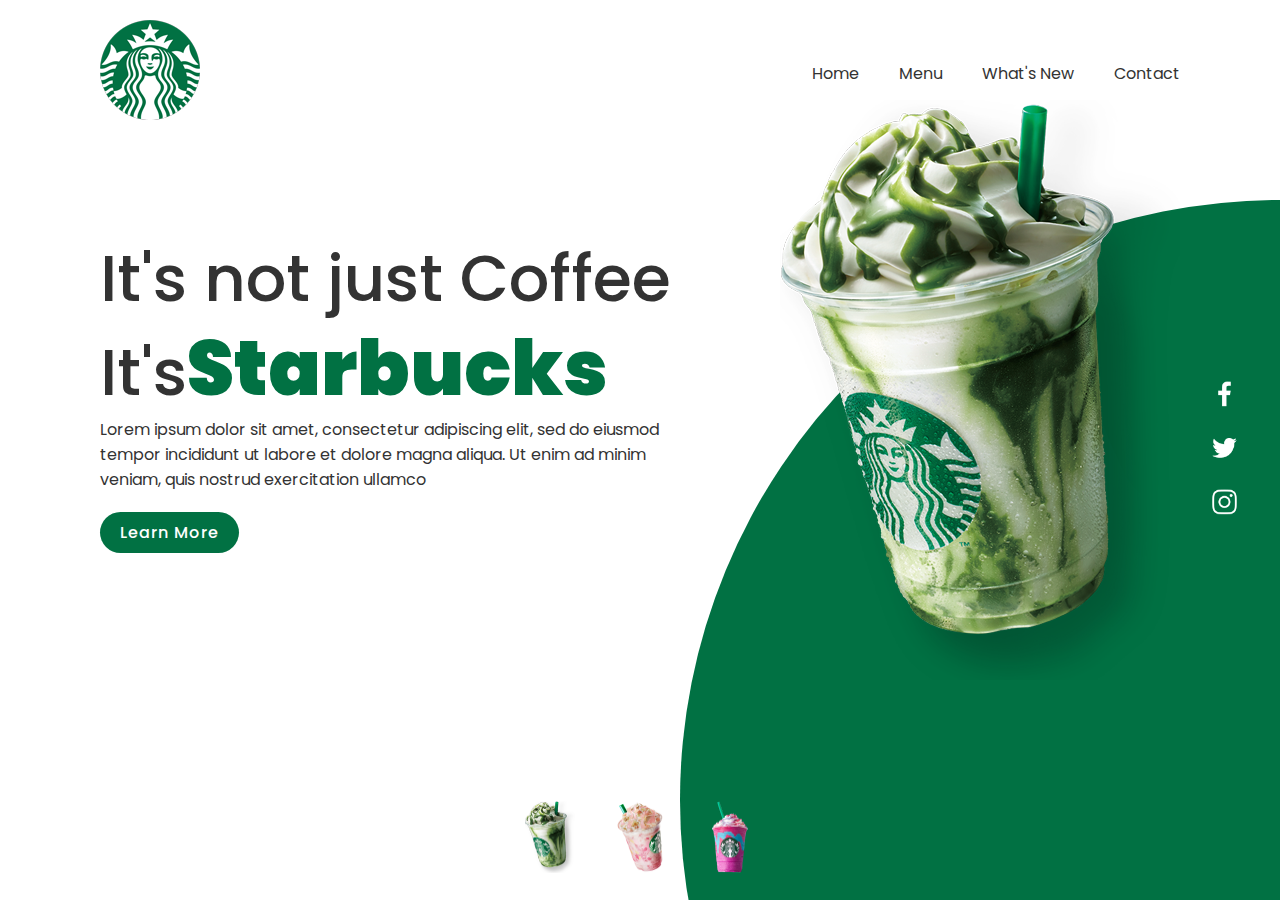
<file: task 2 landing page/index.html>
<!DOCTYPE html>
<html lang="en">
    <head>
        <meta charset="UTF-8">
        <title>Starbucks Website Landing Page</title>
        <link rel="stylesheet" href="style.css">

    </head>
    <body>
        <section>
            <div class="circle"></div>
            <header>
                <a href="#" class="logo"><img src="logo.png"> </a>
                <ul>
                    <li><a href="#">Home</a> </li>
                    <li><a href="#">Menu</a> </li>
                    <li><a href="#">What's New</a> </li>
                    <li><a href="#">Contact</a> </li>
                </ul>
            </header>
            <div class="content">
                <div class="textBox">
                    <h2>It's not just Coffee<br>It's<span>Starbucks</span></h2>
                    <p>
                        Lorem ipsum dolor sit amet, consectetur adipiscing elit, sed do eiusmod tempor incididunt ut labore et dolore magna aliqua. Ut enim ad minim veniam, quis nostrud exercitation ullamco
                    </p>
                    <a href="#">Learn More</a>
                    </div>
                    <div class="imgbox">
                        <img src="img1.png" class="starbucks">
                </div>
            </div>
            <ul class="thumb">
                <li><img src="thumb1.png" onclick="imgSlider('img1.png');changeCircleColor('#017143')"></li>
                <li><img src="thumb2.jpg" onclick="imgSlider('img2.jpg');changeCircleColor('#eb7495')"></li>
                <li><img src="thumb3.png" onclick="imgSlider('img3.png');changeCircleColor('#d752b1')"></li>
            </ul>
            <ul class="sci">
                <li><a href="#"><img src="facebook.png"></a></li>
                <li><a href="#"><img src="twitter.png"></a></li>
                <li><a href="#"><img src="instagram.png"></a></li>
            </ul>
        </section>

        <script type="text/javascript">
            function imgSlider(anything){
                document.querySelector('.starbucks').src =anything;
            }
            function changeCircleColor(color){
                const circle = document.querySelector('.circle');
                circle.style.background = color;
            }
        </script>

    </body></html>
</file>
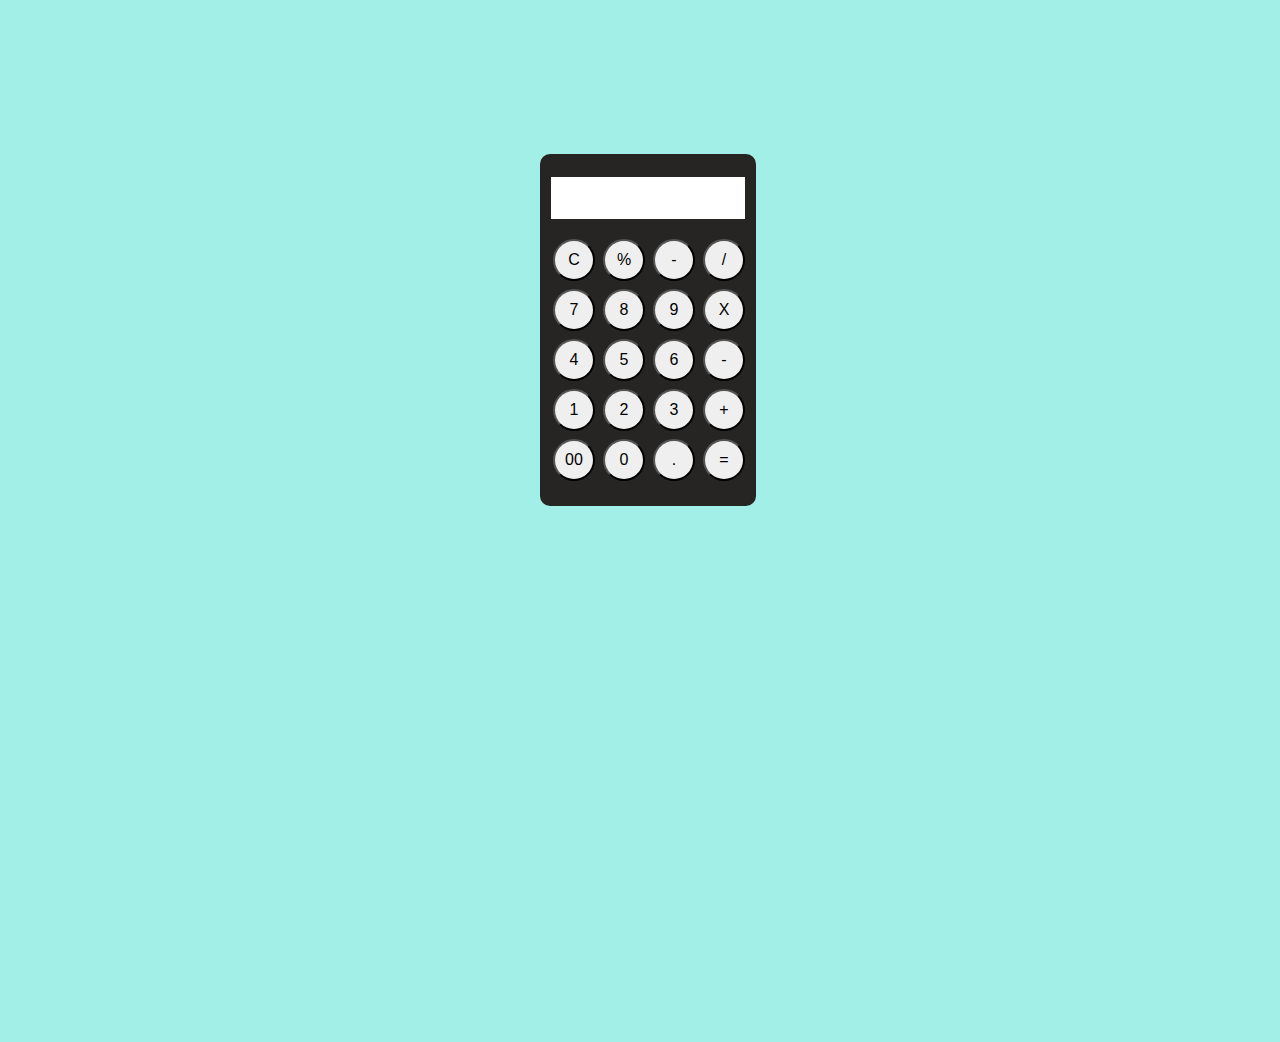
<file: task 3 calculator/index.html>
<!DOCTYPE html>
<html lang="en">
<head>
    <meta charset="UTF-8">
    <meta http-equiv="X-UA-Compatible" content="IE=edge">
    <meta name="viewport" content="width=device-width, initial-scale=1.0">
    <link rel="stylesheet" href="style.css" type="text/css">
    <title>Calculator</title>
</head>
<body>
    
    <div id="container">
        <div class="calculator">
            <input type="text" name="screen" id="screen">
            <table>
                <tr>
                    <td><button>C</button></td>
                    <td><button>%</button></td>
                    <td><button>-</button></td>
                    <td><button>/</button></td>
                </tr>
                <tr>
                    <td><button>7</button></td>
                    <td><button>8</button></td>
                    <td><button>9</button></td>
                    <td><button>X</button></td>
                </tr>
                <tr>
                    <td><button>4</button></td>
                    <td><button>5</button></td>
                    <td><button>6</button></td>
                    <td><button>-</button></td>
                </tr>
                <tr>
                    <td><button>1</button></td>
                    <td><button>2</button></td>
                    <td><button>3</button></td>
                    <td><button>+</button></td>
                </tr>
                <tr>
                    <td><button>00</button></td>
                    <td><button>0</button></td>
                    <td><button>.</button></td>
                    <td><button>=</button></td>
                </tr>
            </table>
        </div>
    </div>

</body>
<script src="script.js"></script>
</html>
</file>
<file: task 2 landing page/style.css>
@import url('http://fonts.googleapis.com/css?family=Poppins:200,300,400,500,600,700,800,900&display=swap');
*
{
    margin: 0;
    padding: 0;
    box-sizing: border-box;
    font-family: 'Poppins', sans-serif;
}
section{
    position: relative;
    width: 100;
    min-height: 100vh;
    padding: 100px;
    justify-content: space-between;
    align-items: center;
    background: #fff;
} 
header{
    position: absolute;
    top: 0;
    left: 0;
    width: 100%;
    padding: 20px 100px;
    display: flex;
    justify-content: space-between;
    align-items: center;
}
header .logo{
    position: relative;
    max-width: 80px;
}
header ul{
position: relative;
display: flex;
}
header ul li{
    list-style: none;
}
header ul li a{
    display: inline-block;
    color: #333;
    font-weight: 400;
    margin-left: 40px;
    text-decoration: none;
}
.content{
    position: relative;
    width: 100%;
    display: flex;
    justify-content: space-between;
    align-items: center;
}
.content .textBox{
    position: relative;
    max-width: 600px;
}
.content .textBox h2{
    color: #333;
    font-size: 4em;
    line-height: 1.4em;
    font-weight: 500;
}
.content .textBox h2 span{
    color: #017143;
    font-size: 1.2em;
    font-weight: 900;
}
.content .textBox p{
    color: #333;
}
.content .textBox a{
    display: inline-block;
    margin-top: 20px;
    padding: 8px 20px;
    background: #017143;
    color: #fff;
    border-radius: 40px;
    font-weight: 500;
    letter-spacing: 1px;
    text-decoration: none;
}
.content .imgBox{
    width: 600px;
    display: flex;
    justify-content: flex-end;
    padding-right: 50px;
    margin-top: 50px;
}
.content .imgBox img{
    max-width: 340px;
}
.thumb {
    position: absolute;
    left: 50%;
    bottom: 20px;
    transform: translateX(-50%);
    display: flex;
}
.thumb li{
    list-style: none;
    display: inline-block;
    margin: 0 20px;
    cursor: pointer;
    transition: 0.5s;
}
.thumb li :hover{
    transform: translateY(-15px);
}
.thumb li img{
    max-width: 50px;
}
.sci{
    position: absolute;
    top: 50%;
    right: 30px;
    transform: translateY(-50%);
    display: flex;
    justify-content: center;
    align-items: center;
    flex-direction: column;
}
.sci li{
    list-style: none;
}
.sci li a{
    display: inline-block;
    margin: 5px;
    transform: scale(0.6);
    filter: invert(1);
}
.circle{
    position: absolute;
    top: 0;
    left: 0;
    width: 100%;
    height: 100%;
    background: #017143;
    clip-path: circle(600px at right 800px);
}
</file>
<file: task 3 calculator/style.css>
body {
	background-color:#a1efe6 ;
	font-family: Arial, Helvetica, sans-serif;
}

#container{
   
    align-items: center;
    justify-content: center;
    height: 100vh;
    width: 100vw;
   padding-top: 10%;

}

.calculator{
    width: 200px;
    padding: 8px 8px 20px 8px;
    margin: 20px auto;
    background-color: #262524;
    border-top: 2px;
    border-right: 2px;
    border-bottom: 2px;
    border-left: 2px;
    border-radius: 10px;
    
}
input{
    display: block;
    margin: 15px auto;
    height: 42px;
    width: 174px;
    padding: 0 10px;
    border-top: 2px;
    border-right: 2px;
    border-bottom: 2px;
    border-left: 2px;
    background-color: #fff;
    font-size: 28px;
    color: #111010;
    text-align: right;
    font-weight: 400;
}
button{
    display: inline-block;
    margin: 2px;
    width: 42px;
    height: 42px;
    font-size: 16px;
    border-radius: 40px;
}
</file>
